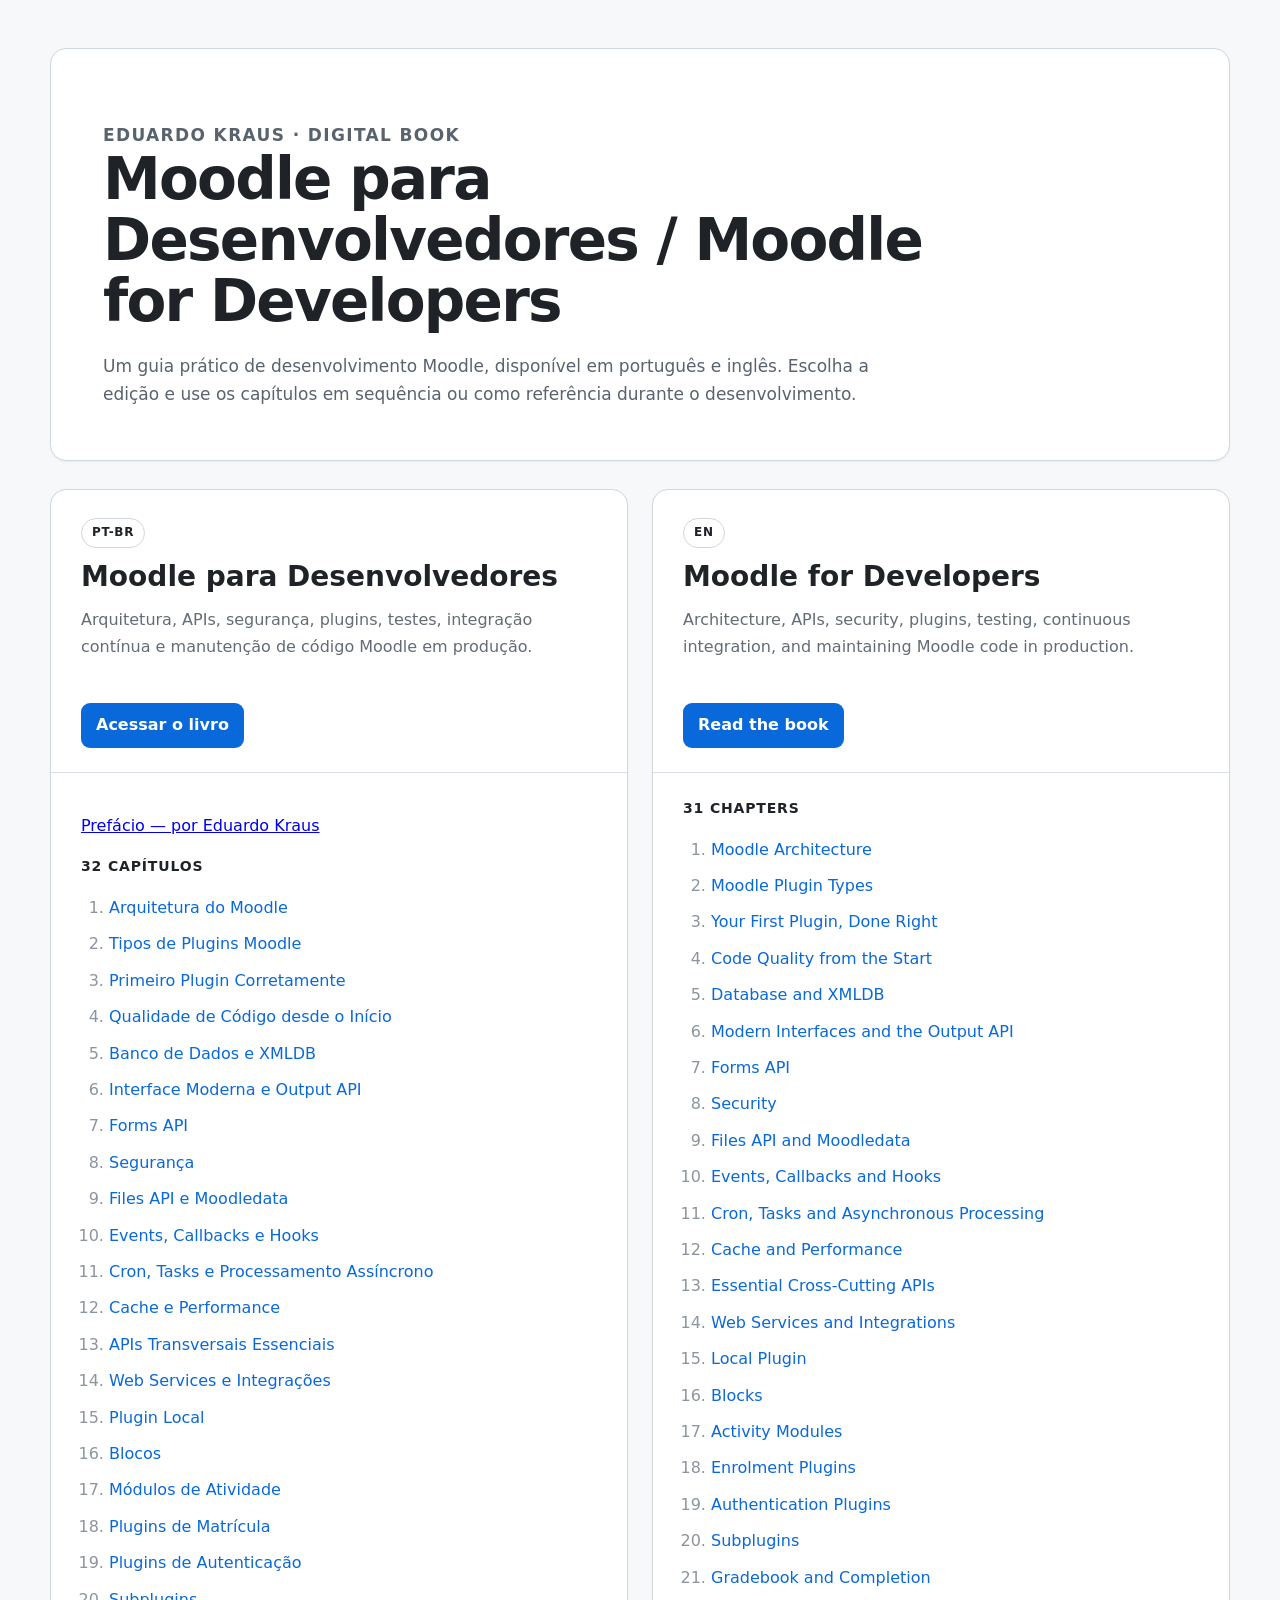
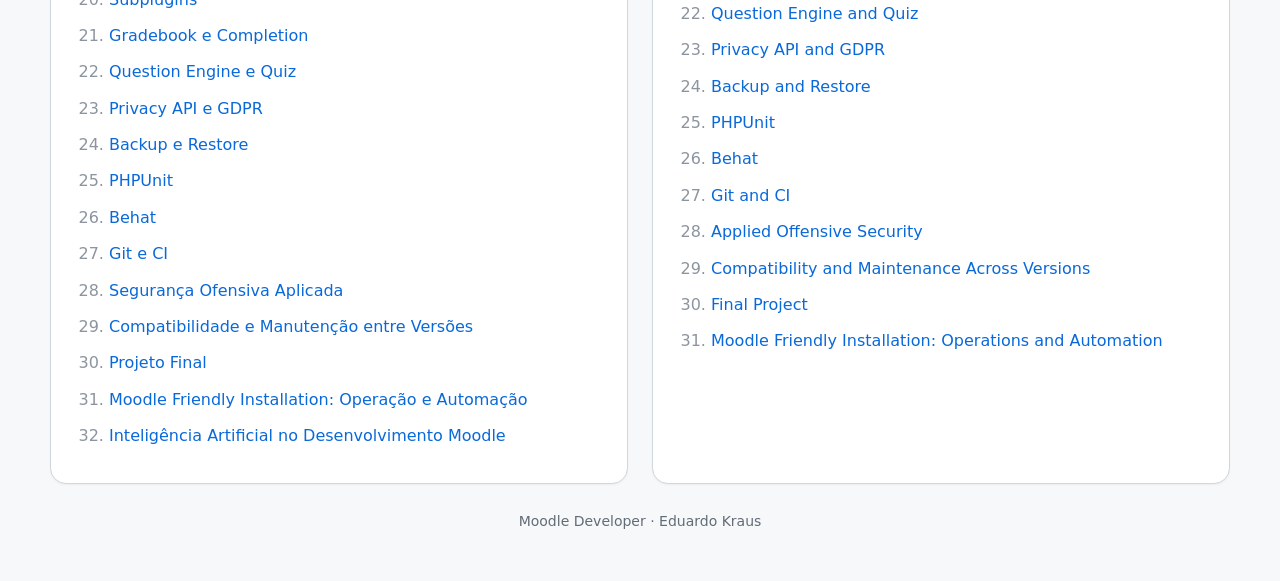
<file: docs/index.html>
<!doctype html>
<html lang="pt-BR">
<head>
    <meta charset="utf-8">
    <meta name="viewport" content="width=device-width,initial-scale=1">
    <meta name="description"
          content="Moodle para Desenvolvedores / Moodle for Developers, livro digital de Eduardo Kraus sobre desenvolvimento de plugins Moodle.">
    <meta name="theme-color" content="#10161d">
    <title>Moodle para Desenvolvedores / Moodle for Developers - Eduardo Kraus</title>
    <style>
        :root {
            color-scheme: light dark;
            font-family: Inter, ui-sans-serif, system-ui, -apple-system, BlinkMacSystemFont, "Segoe UI", sans-serif;
            background: #f6f8fa;
            color: #1f2328;
        }

        * {
            box-sizing: border-box;
        }

        body {
            margin: 0;
            background: #f6f8fa;
            color: #1f2328;
            line-height: 1.65;
        }

        main {
            width: min(1180px, calc(100% - 32px));
            margin: 48px auto;
        }

        .hero {
            margin-bottom: 28px;
            padding: clamp(28px, 5vw, 52px);
            border: 1px solid #d0d7de;
            border-radius: 16px;
            background: #fff;
            box-shadow: 0 1px 2px rgba(31, 35, 40, .06);
        }

        .hero-kicker {
            margin: 0 0 10px;
            color: #636c76;
            font-size: 13px;
            font-weight: 800;
            letter-spacing: .08em;
            text-transform: uppercase;
        }

        h1 {
            max-width: 850px;
            margin: 0;
            font-size: clamp(34px, 6vw, 58px);
            line-height: 1.05;
            letter-spacing: -.03em;
        }

        .hero p {
            max-width: 76ch;
            margin: 20px 0 0;
            color: #59636e;
            font-size: 17px;
        }

        .editions {
            display: grid;
            grid-template-columns: repeat(2, minmax(0, 1fr));
            gap: 24px;
        }

        .edition {
            overflow: hidden;
            border: 1px solid #d0d7de;
            border-radius: 16px;
            background: #fff;
            box-shadow: 0 1px 2px rgba(31, 35, 40, .05);
        }

        .edition-header {
            padding: 28px 30px 24px;
            border-bottom: 1px solid #d8dee4;
        }

        .language {
            display: inline-flex;
            align-items: center;
            padding: 4px 10px;
            margin-bottom: 12px;
            border: 1px solid #d0d7de;
            border-radius: 999px;
            font-size: 12px;
            font-weight: 800;
            letter-spacing: .06em;
        }

        h2 {
            margin: 0;
            font-size: 28px;
            line-height: 1.2;
        }

        .edition-header p {
            min-height: 78px;
            margin: 14px 0 18px;
            color: #636c76;
        }

        .open-book {
            display: inline-flex;
            align-items: center;
            min-height: 42px;
            padding: 9px 15px;
            border-radius: 9px;
            background: #0969da;
            color: #fff;
            font-weight: 750;
            text-decoration: none;
        }

        .open-book:hover {
            text-decoration: underline;
        }

        .chapters {
            padding: 24px 30px 30px;
        }

        .chapters h3 {
            margin: 0 0 14px;
            font-size: 14px;
            letter-spacing: .06em;
            text-transform: uppercase;
        }

        ol {
            display: grid;
            gap: 4px;
            margin: 0;
            padding-left: 28px;
        }

        li {
            padding: 3px 0;
        }

        li::marker {
            color: #8c959f;
            font-variant-numeric: tabular-nums;
        }

        li a {
            color: #0969da;
            text-decoration: none;
            text-underline-offset: 3px;
        }

        li a:hover {
            text-decoration: underline;
        }

        footer {
            margin-top: 26px;
            color: #636c76;
            font-size: 14px;
            text-align: center;
        }

        @media (max-width: 860px) {
            main {
                margin-top: 24px;
            }

            .editions {
                grid-template-columns: 1fr;
            }

            .edition-header p {
                min-height: 0;
            }
        }

        @media (prefers-color-scheme: dark) {
            :root,
            body {
                background: #0d1117;
                color: #e6edf3;
            }

            .hero,
            .edition {
                background: #161b22;
                border-color: #30363d;
                box-shadow: none;
            }

            .edition-header {
                border-color: #30363d;
            }

            .hero-kicker,
            .hero p,
            .edition-header p,
            footer {
                color: #8b949e;
            }

            .language {
                border-color: #3d444d;
            }

            li a {
                color: #58a6ff;
            }

            li::marker {
                color: #6e7681;
            }
        }
    </style>
</head>
<body>
<main>
    <header class="hero">
        <p class="hero-kicker">Eduardo Kraus · Digital book</p>
        <h1>Moodle para Desenvolvedores / Moodle for Developers</h1>
        <p>Um guia prático de desenvolvimento Moodle, disponível em português e inglês. Escolha a edição e use os capítulos em sequência ou como referência durante o desenvolvimento.</p>
    </header>

    <div class="editions">
        <section class="edition" lang="pt-BR">
            <div class="edition-header">
                <span class="language">PT-BR</span>
                <h2>Moodle para Desenvolvedores</h2>
                <p>Arquitetura, APIs, segurança, plugins, testes, integração contínua e manutenção de código Moodle em produção.</p>
                <a class="open-book" href="pt_br/">Acessar o livro</a>
            </div>
            <div class="chapters">
                <p><a href="pt_br/Prefacio.html">Prefácio — por Eduardo Kraus</a></p>
                <h3>32 capítulos</h3>
                <ol>
                    <li><a href="pt_br/Capitulo_01_Arquitetura_do_Moodle.html">Arquitetura do Moodle</a></li>
                    <li><a href="pt_br/Capitulo_02_Tipos_de_Plugins_Moodle.html">Tipos de Plugins Moodle</a></li>
                    <li><a href="pt_br/Capitulo_03_Primeiro_Plugin_Corretamente.html">Primeiro Plugin Corretamente</a></li>
                    <li><a href="pt_br/Capitulo_04_Qualidade_de_Codigo_desde_o_Inicio.html">Qualidade de Código desde o Início</a></li>
                    <li><a href="pt_br/Capitulo_05_Banco_de_Dados_e_XMLDB.html">Banco de Dados e XMLDB</a></li>
                    <li><a href="pt_br/Capitulo_06_Interface_Moderna_e_Output_API.html">Interface Moderna e Output API</a></li>
                    <li><a href="pt_br/Capitulo_07_Forms_API.html">Forms API</a></li>
                    <li><a href="pt_br/Capitulo_08_Seguranca.html">Segurança</a></li>
                    <li><a href="pt_br/Capitulo_09_Files_API_e_Moodledata.html">Files API e Moodledata</a></li>
                    <li><a href="pt_br/Capitulo_10_Events_Callbacks_e_Hooks.html">Events, Callbacks e Hooks</a></li>
                    <li><a href="pt_br/Capitulo_11_Cron_Tasks_e_Processamento_Assincrono.html">Cron, Tasks e Processamento Assíncrono</a></li>
                    <li><a href="pt_br/Capitulo_12_Cache_e_Performance.html">Cache e Performance</a></li>
                    <li><a href="pt_br/Capitulo_13_APIs_Transversais_Essenciais.html">APIs Transversais Essenciais</a></li>
                    <li><a href="pt_br/Capitulo_14_Web_Services_e_Integracoes.html">Web Services e Integrações</a></li>
                    <li><a href="pt_br/Capitulo_15_Plugin_Local.html">Plugin Local</a></li>
                    <li><a href="pt_br/Capitulo_16_Blocos.html">Blocos</a></li>
                    <li><a href="pt_br/Capitulo_17_Modulos_de_Atividade.html">Módulos de Atividade</a></li>
                    <li><a href="pt_br/Capitulo_18_Plugins_de_Matricula.html">Plugins de Matrícula</a></li>
                    <li><a href="pt_br/Capitulo_19_Plugins_de_Autenticacao.html">Plugins de Autenticação</a></li>
                    <li><a href="pt_br/Capitulo_20_Subplugins.html">Subplugins</a></li>
                    <li><a href="pt_br/Capitulo_21_Gradebook_e_Completion.html">Gradebook e Completion</a></li>
                    <li><a href="pt_br/Capitulo_22_Question_Engine_e_Quiz.html">Question Engine e Quiz</a></li>
                    <li><a href="pt_br/Capitulo_23_Privacy_API_e_GDPR.html">Privacy API e GDPR</a></li>
                    <li><a href="pt_br/Capitulo_24_Backup_e_Restore.html">Backup e Restore</a></li>
                    <li><a href="pt_br/Capitulo_25_PHPUnit.html">PHPUnit</a></li>
                    <li><a href="pt_br/Capitulo_26_Behat.html">Behat</a></li>
                    <li><a href="pt_br/Capitulo_27_Git_e_CI.html">Git e CI</a></li>
                    <li><a href="pt_br/Capitulo_28_Seguranca_Ofensiva_Aplicada.html">Segurança Ofensiva Aplicada</a></li>
                    <li><a href="pt_br/Capitulo_29_Compatibilidade_e_Manutencao_entre_Versoes.html">Compatibilidade e Manutenção entre Versões</a></li>
                    <li><a href="pt_br/Capitulo_30_Projeto_Final.html">Projeto Final</a></li>
                    <li><a href="pt_br/Capitulo_31_Moodle_Friendly_Installation.html">Moodle Friendly Installation: Operação e Automação</a></li>
                    <li><a href="pt_br/Capitulo_32_Inteligencia_Artificial_no_Desenvolvimento_Moodle.html">Inteligência Artificial no Desenvolvimento Moodle</a></li>
                </ol>
            </div>
        </section>

        <section class="edition" lang="en">
            <div class="edition-header">
                <span class="language">EN</span>
                <h2>Moodle for Developers</h2>
                <p>Architecture, APIs, security, plugins, testing, continuous integration, and maintaining Moodle code in production.</p>
                <a class="open-book" href="en/Chapter_01_Moodle_architecture.html">Read the book</a>
            </div>
            <div class="chapters">
                <h3>31 chapters</h3>
                <ol>
                    <li><a href="en/Chapter_01_Moodle_architecture.html">Moodle Architecture</a></li>
                    <li><a href="en/Chapter_02_Moodle_plugin_types.html">Moodle Plugin Types</a></li>
                    <li><a href="en/Chapter_03_Your_first_plugin_done_right.html">Your First Plugin, Done Right</a></li>
                    <li><a href="en/Chapter_04_Code_quality_from_the_start.html">Code Quality from the Start</a></li>
                    <li><a href="en/Chapter_05_Database_and_XMLDB.html">Database and XMLDB</a></li>
                    <li><a href="en/Chapter_06_Modern_Interfaces_and_Output_API.html">Modern Interfaces and the Output API</a></li>
                    <li><a href="en/Chapter_07_Forms_API.html">Forms API</a></li>
                    <li><a href="en/Chapter_08_Security.html">Security</a></li>
                    <li><a href="en/Chapter_09_Files_API_and_Moodledata.html">Files API and Moodledata</a></li>
                    <li><a href="en/Chapter_10_Events_Callbacks_and_Hooks.html">Events, Callbacks and Hooks</a></li>
                    <li><a href="en/Chapter_11_Cron_Tasks_and_Asynchronous_Processing.html">Cron, Tasks and Asynchronous Processing</a></li>
                    <li><a href="en/Chapter_12_Cache_and_Performance.html">Cache and Performance</a></li>
                    <li><a href="en/Chapter_13_Essential_Cross_Cutting_APIs.html">Essential Cross-Cutting APIs</a></li>
                    <li><a href="en/Chapter_14_Web_Services_and_Integrations.html">Web Services and Integrations</a></li>
                    <li><a href="en/Chapter_15_Local_Plugin.html">Local Plugin</a></li>
                    <li><a href="en/Chapter_16_Blocks.html">Blocks</a></li>
                    <li><a href="en/Chapter_17_Activity_Modules.html">Activity Modules</a></li>
                    <li><a href="en/Chapter_18_Enrolment_Plugins.html">Enrolment Plugins</a></li>
                    <li><a href="en/Chapter_19_Authentication_Plugins.html">Authentication Plugins</a></li>
                    <li><a href="en/Chapter_20_Subplugins.html">Subplugins</a></li>
                    <li><a href="en/Chapter_21_Gradebook_and_Completion.html">Gradebook and Completion</a></li>
                    <li><a href="en/Chapter_22_Question_Engine_and_Quiz.html">Question Engine and Quiz</a></li>
                    <li><a href="en/Chapter_23_Privacy_API_and_GDPR.html">Privacy API and GDPR</a></li>
                    <li><a href="en/Chapter_24_Backup_and_Restore.html">Backup and Restore</a></li>
                    <li><a href="en/Chapter_25_PHPUnit.html">PHPUnit</a></li>
                    <li><a href="en/Chapter_26_Behat.html">Behat</a></li>
                    <li><a href="en/Chapter_27_Git_and_CI.html">Git and CI</a></li>
                    <li><a href="en/Chapter_28_Applied_Offensive_Security.html">Applied Offensive Security</a></li>
                    <li><a href="en/Chapter_29_Compatibility_and_Maintenance_between_Versions.html">Compatibility and Maintenance Across Versions</a></li>
                    <li><a href="en/Chapter_30_Final_Project.html">Final Project</a></li>
                    <li><a href="en/Chapter_31_Moodle_Friendly_Installation.html">Moodle Friendly Installation: Operations and Automation</a></li>
                </ol>
            </div>
        </section>
    </div>

    <footer>Moodle Developer · Eduardo Kraus</footer>
</main>
</body>
</html>
</file>
